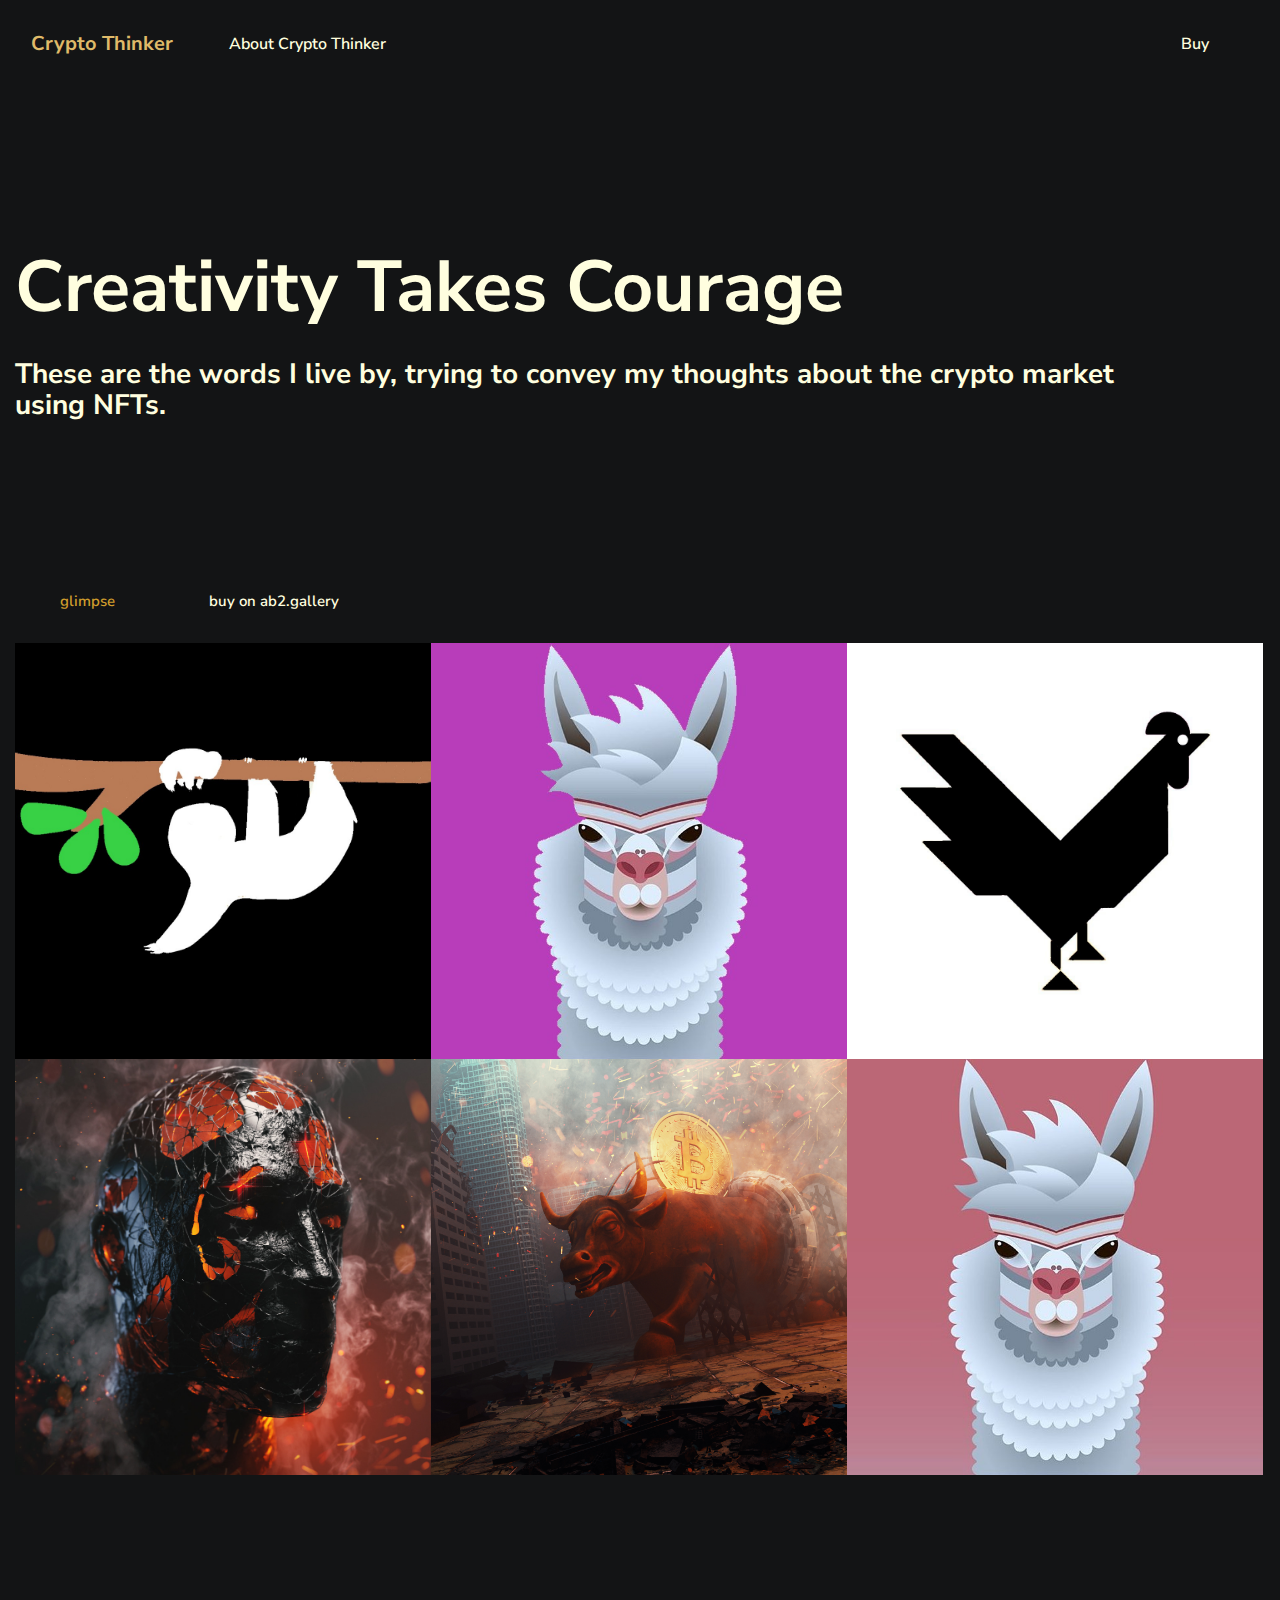
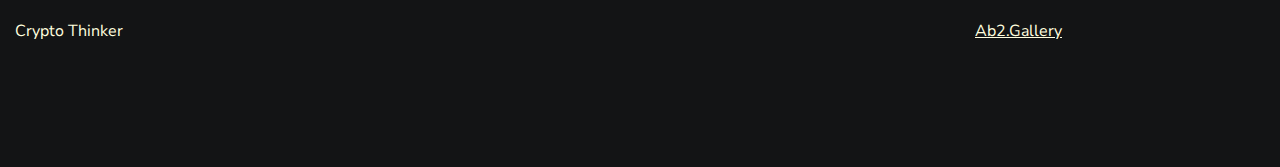
<file: index.html>
<!DOCTYPE html>
<html lang="en">

<head>
    <meta charset="utf-8">
    <meta name="viewport" content="width=device-width, initial-scale=1, shrink-to-fit=no">
    <meta http-equiv="X-UA-Compatible" content="ie=edge">
    <meta name="description" content="Free minimal portfolio web site template,minmal portfolio,porfolio,bootstrap template,html template,photography " />
    <title>Home</title>
    <link href="https://fonts.googleapis.com/css?family=Nunito+Sans:300,400,600,700,800,900&display=swap" rel="stylesheet">
    <!-- build:css -->
    <link rel="stylesheet" href="assets/vendor/css/font-awesome5.css">
    <link rel="stylesheet" href="assets/css/main.css">
    <!-- endbuild -->
    <link rel="stylesheet" href="assets/css/rtl.css">
</head>
<body>
    <div class="nav-main">
            <div class="container">
                <nav class="navbar navbar-expand-lg navbar-light">
                    <a class="navbar-brand font-weight-bold" href="index.html">Crypto Thinker</a>
                    <button class="navbar-toggler" type="button" data-toggle="collapse" data-target="#navbarNav" aria-controls="navbarNav" aria-expanded="false" aria-label="Toggle navigation">
                        <span class="navbar-toggler-icon"></span>
                    </button>
                    <div class="collapse navbar-collapse" id="navbarNav">
                        <ul class="navbar-nav">
                            <li class="nav-item">
                                <a class="nav-link" href="about.html">About Crypto Thinker</a>
                            </li>
                        </ul>
    
                        <ul class="navbar-nav ml-auto">
    
    
                            <li class="nav-item">
                                <a class="nav-link" href="https://ab2.gallery/address/7EQW23LDFQ52653RUKJHJXLSIRRFCUMGGIFZKBQ7STURHFQETOXYR4KZ6I">Buy</a>
                            </li>
                        </ul>
                    </div>
                </nav>
                <!--end:Nav -->
            </div>
        </div>    <main role="main">
        <section class="intro">
                    <div class="container">
                        <div class="row d-flex  align-items-start">
                            <div class="col-md-11">
                                <h1 class="display-3">Creativity Takes Courage</h1><br><h3>
        
        These are the words I live by, trying to convey my thoughts about the crypto market using NFTs.</h3>
                            </div>
                        </div>
                    </div>
                </section>
        <!--end:Intro -->
        <section class="space-md">
                    <!-- portfolio -->
                    <div id="portfolio" class="container">
                        <div id="portfolio-filters">
                            <ul id="filters" class="p-0">
                                <li><a href="*" class="active">glimpse</a></li>
                                <li><a href="https://ab2.gallery/address/7EQW23LDFQ52653RUKJHJXLSIRRFCUMGGIFZKBQ7STURHFQETOXYR4KZ6I">Buy On ab2.gallery</a></li>
                                <!-- <li><a href=".branding">Web Design</a></li> -->
                                <!-- <li><a href=".campaigns">Marketing</a></li> -->
                            </ul>
                        </div>
                        <div class="grid" data-cols="3" data-margin="0" data-height="1" data-masonry='{ "columnWidth": 200, "itemSelector": ".entry" }'>
                            <!-- entry -->
                            <div class="entry work-entry branding">
                                <a href="project.html">
                                    <div class="entry-image imageBG" data-img="./assets/img/image6.jpg"></div>
                                    <div class="work-entry-hover">
                                        <div class="work-entry-content">
                                            <div class="work-entry-title">Making Elon</div>
                                            <div class="work-entry-cat">Market King</div>
                                        </div>
                                    </div>
                                </a>
                            </div>
                            <!-- end:entry -->
                            <div class="entry work-entry branding">
                                <a href="project1.html">
                                    <div class="entry-image imageBG" data-img="./assets/img/image1.jpg"></div>
                                    <div class="work-entry-hover">
                                        <div class="work-entry-content">
                                            <div class="work-entry-title">Elon the Pooh</div>
                                            <div class="work-entry-cat">Market King</div>
                                        </div>
                                    </div>
                                </a>
                            </div>
                            <!-- end:entry -->
                            <div class="entry work-entry branding">
                                <a href="project2.html">
                                    <div class="entry-image imageBG" data-img="./assets/img/image2.jpg"></div>
                                    <div class="work-entry-hover">
                                        <div class="work-entry-content">
                                            <div class="work-entry-title">Mining Bitcoin</div>
                                            <div class="work-entry-cat">Crypto King</div>
                                        </div>
                                    </div>
                                </a>
                            </div>
                            <!-- end:entry -->
                            <div class="entry work-entry branding">
                                <a href="project3.html">
                                    <div class="entry-image imageBG" data-img="./assets/img/image3.jpg"></div>
                                    <div class="work-entry-hover">
                                        <div class="work-entry-content">
                                            <div class="work-entry-title">Vision</div>
                                            <div class="work-entry-cat">Dead Inside</div>
                                        </div>
                                    </div>
                                </a>
                            </div>
                            <!-- end:entry -->
                            <div class="entry work-entry branding">
                                <a href="project4.html">
                                    <div class="entry-image imageBG" data-img="./assets/img/image4.jpg"></div>
                                    <div class="work-entry-hover">
                                        <div class="work-entry-content">
                                            <div class="work-entry-title">Bull Run</div>
                                            <div class="work-entry-cat">Market</div>
                                        </div>
                                    </div>
                                </a>
                            </div>
                            <!-- end:entry -->
                            <div class="entry work-entry branding">
                                <a href="project5.html">
                                    <div class="entry-image imageBG" data-img="./assets/img/image5.jpg"></div>
                                    <div class="work-entry-hover">
                                        <div class="work-entry-content">
                                            <div class="work-entry-title">Putin the Bear</div>
                                            <div class="work-entry-cat">Market Crasher</div>
                                        </div>
                                    </div>
                                </a>
                            </div>
                            <!-- end:entry -->
                            <!-- <div class="entry work-entry branding"> -->
                                <!-- <a href="project6.html"> -->
                                    <!-- <div class="entry-image imageBG" data-img="./assets/img/image6.jpg"></div> -->
                                    <!-- <div class="work-entry-hover"> -->
                                        <!-- <div class="work-entry-content"> -->
                                            <!-- <div class="work-entry-title">Name1</div> -->
                                            <!-- <div class="work-entry-cat">something about it</div> -->
                                        <!-- </div> -->
                                    <!-- </div> -->
                                <!-- </a> -->
                            <!-- </div> -->
                            <!-- end:entry -->
                            <!-- <div class="entry work-entry branding"> -->
                                <!-- <a href="project.html"> -->
                                    <!-- <div class="entry-image imageBG" data-img="./assets/img/image6.jpg"></div> -->
                                    <!-- <div class="work-entry-hover"> -->
                                        <!-- <div class="work-entry-content"> -->
                                            <!-- <div class="work-entry-title">Name1</div> -->
                                            <!-- <div class="work-entry-cat">something about it</div> -->
                                        <!-- </div> -->
                                    <!-- </div> -->
                                <!-- </a> -->
                            <!-- </div> -->
                            <!-- end:entry -->
        
        
                        </div>
                    </div>
                    <!-- /end:portfolio -->
                </section>    </main>
    <footer class="position-relative">
            <div class="container">
                <div class="row">
    
                    <div class="col-lg-auto mt-4">
                        <p class="mb-4">Crypto Thinker</p>
                    </div>
                   <!-- <div class="col-lg-3 mt-4 ml-auto">
                        <p>dayy GmbH
                            <br> sarajevska. 32
                            <br> 71000 sarajevo
                            <br> fbih
                        </p>
                            <a href="mailto:hi@yourdomain.com"><span style="text-decoration: underline;">hi@sharebootstrap.com</span></a>
                    </div>!-->
                    <div class="col-lg-3 mt-4 ml-auto">
                        <ul class="list-unstyled footer-link">
                            <li><a href="https://ab2.gallery/address/7EQW23LDFQ52653RUKJHJXLSIRRFCUMGGIFZKBQ7STURHFQETOXYR4KZ6I">Ab2.Gallery</a></li>
                            <!-- <li><a href="#">facebook</a></li> -->
                            <!-- <li><a href="#">twitter</a></li> -->
                        </ul>
                    </div>
                    <!-- <div class="col-lg-auto ml-lg-auto mt-4"> -->
                        <!-- <ul class="list-unstyled footer-link"> -->
                            <!-- <li><a href="#">instagram</a></li> -->
                            <!-- <li><a href="#">facebook</a></li> -->
                            <!-- <li><a href="#">twitter</a></li> -->
                            <!-- Please note.You are not allowed to remove credit link.Please respect that. -->
                            <!-- <li><a href="https://sharebootstrap.com">dev by sharebootstrap</a></li> -->
                        <!-- </ul> -->
                    <!-- </div> -->
                </div>
                <!--/.row-->
            </div>
            <!--/.container-->
        </footer>
    	<script src="assets/vendor/js/jquery.js"></script>
    <script src="assets/vendor/js/popper.js"></script>
    <script src="assets/vendor/js/bootstrap.js"></script>
    <script src="assets/vendor/js/isotope.pkgd.min.js"></script>
    <script src="assets/vendor/js/jquery.easing.min.js"></script>
    <script src="assets/js/custom.js"></script></body>
</html>
</file>
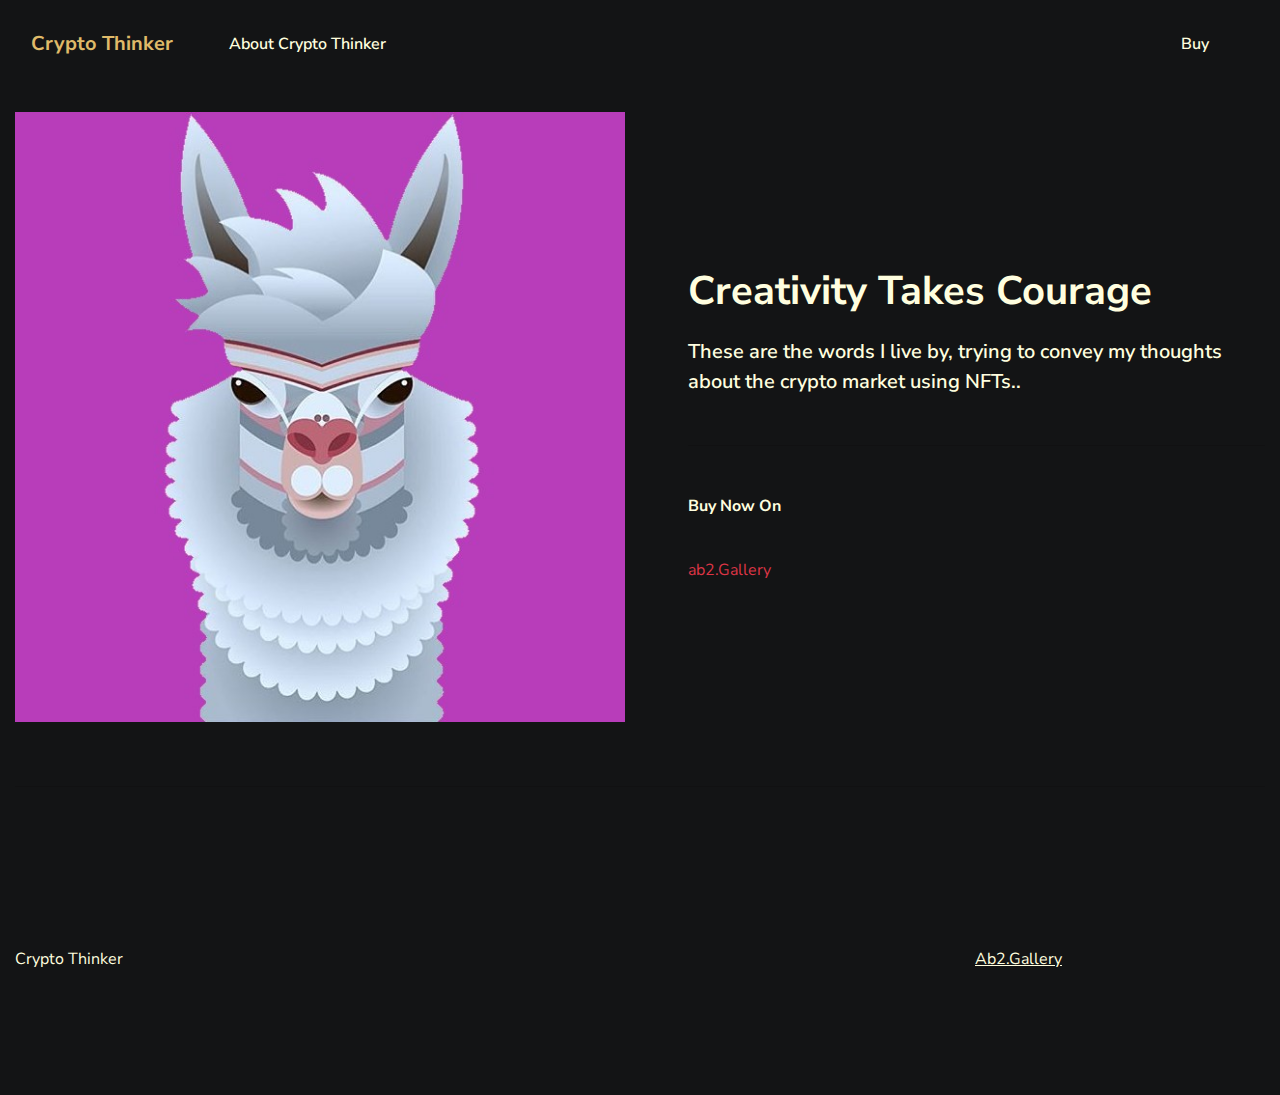
<file: about.html>
<!DOCTYPE html>
<html lang="en">

<head>
    <meta charset="utf-8">
    <meta name="viewport" content="width=device-width, initial-scale=1, shrink-to-fit=no">
    <meta http-equiv="X-UA-Compatible" content="ie=edge">
    <meta name="description" content="Free minimal portfolio web site template,minmal portfolio,porfolio,bootstrap template,html template,photography " />
    <title>Home</title>
    <link href="https://fonts.googleapis.com/css?family=Nunito+Sans:300,400,600,700,800,900&display=swap" rel="stylesheet">
    <!-- build:css -->
    <link rel="stylesheet" href="assets/vendor/css/font-awesome5.css">
    <link rel="stylesheet" href="assets/css/main.css">
    <!-- endbuild -->
    <link rel="stylesheet" href="assets/css/rtl.css">
</head>
<body>
    <div class="nav-main">
            <div class="container">
                <nav class="navbar navbar-expand-lg navbar-light">
                    <a class="navbar-brand font-weight-bold" href="index.html">Crypto Thinker</a>
                    <button class="navbar-toggler" type="button" data-toggle="collapse" data-target="#navbarNav" aria-controls="navbarNav" aria-expanded="false" aria-label="Toggle navigation">
                        <span class="navbar-toggler-icon"></span>
                    </button>
                    <div class="collapse navbar-collapse" id="navbarNav">
                        <ul class="navbar-nav">
                            <li class="nav-item">
                                <a class="nav-link" href="about.html">About Crypto Thinker</a>
                            </li>
                        </ul>
    
                        <ul class="navbar-nav ml-auto">
    
    
                            <li class="nav-item">
                                <a class="nav-link" href="https://ab2.gallery/address/7EQW23LDFQ52653RUKJHJXLSIRRFCUMGGIFZKBQ7STURHFQETOXYR4KZ6I">Buy</a>
                            </li>
                        </ul>
                    </div>
                </nav>
                <!--end:Nav -->
            </div>
        </div>    <main role="main">
                <section class="pt-4">
                    <div class="container">
                        <div class="row d-flex align-items-center">
                            <div class="col-md-6">
                                <figure><img src="./assets/img/image1.jpg" alt="" class="img-fluid">
                                </figure>
                            </div>
                            <!-- end:col -->
                            <div class="col-md-6 pl-lg-5 pl-md-5">
                                <h1>
                                    Creativity Takes Courage
                                </h1>
                                <p class="lead mt-4">These are the words I live by, trying to convey my thoughts about the crypto market using NFTs..</p>
                                <hr class="mt-5">
                                <div class="row mt-5">
                                    <div class="col-md-6">
                                        <p><strong>Buy Now On</strong>
                                        </p>
        								<br><a href="https://ab2.gallery/address/7EQW23LDFQ52653RUKJHJXLSIRRFCUMGGIFZKBQ7STURHFQETOXYR4KZ6I">ab2.Gallery</a>
                                        <!-- <p><strong>IVY UNIVERSITY</strong> -->
                                            <!-- <br>B.A., Film &amp; Music, 1994 -->
                                        <!-- </p> -->
                                    </div>
                                    <!-- <div class="col-md-6"> -->
                                        <!-- <p><strong>Associations</strong> -->
                                            <!-- <br> -->
                                        <!-- <p>• ABCD Bar Association, Member -->
                                            <!-- <br>• IP Law for Creatives Association, Member-at-Large -->
                                            <!-- <br>• Civil Rights Conservation, Secretary -->
                                        <!-- </p> -->
                                    <!-- </div> -->
                                </div>
                            </div>
                            <!-- end:col -->
                        </div>
                        <hr class="mt-5">
                    </div>
                </section>
            
    </main>
    <footer class="position-relative">
            <div class="container">
                <div class="row">
    
                    <div class="col-lg-auto mt-4">
                        <p class="mb-4">Crypto Thinker</p>
                    </div>
                   <!-- <div class="col-lg-3 mt-4 ml-auto">
                        <p>dayy GmbH
                            <br> sarajevska. 32
                            <br> 71000 sarajevo
                            <br> fbih
                        </p>
                            <a href="mailto:hi@yourdomain.com"><span style="text-decoration: underline;">hi@sharebootstrap.com</span></a>
                    </div>!-->
                    <div class="col-lg-3 mt-4 ml-auto">
                        <ul class="list-unstyled footer-link">
                            <li><a href="https://ab2.gallery/address/7EQW23LDFQ52653RUKJHJXLSIRRFCUMGGIFZKBQ7STURHFQETOXYR4KZ6I">Ab2.Gallery</a></li>
                            <!-- <li><a href="#">facebook</a></li> -->
                            <!-- <li><a href="#">twitter</a></li> -->
                        </ul>
                    </div>
                    <!-- <div class="col-lg-auto ml-lg-auto mt-4"> -->
                        <!-- <ul class="list-unstyled footer-link"> -->
                            <!-- <li><a href="#">instagram</a></li> -->
                            <!-- <li><a href="#">facebook</a></li> -->
                            <!-- <li><a href="#">twitter</a></li> -->
                            <!-- Please note.You are not allowed to remove credit link.Please respect that. -->
                            <!-- <li><a href="https://sharebootstrap.com">dev by sharebootstrap</a></li> -->
                        <!-- </ul> -->
                    <!-- </div> -->
                </div>
                <!--/.row-->
            </div>
            <!--/.container-->
        </footer>
    	<script src="assets/vendor/js/jquery.js"></script>
    <script src="assets/vendor/js/popper.js"></script>
    <script src="assets/vendor/js/bootstrap.js"></script>
    <script src="assets/vendor/js/isotope.pkgd.min.js"></script>
    <script src="assets/vendor/js/jquery.easing.min.js"></script>
    <script src="assets/js/custom.js"></script></body>
</html>
</file>
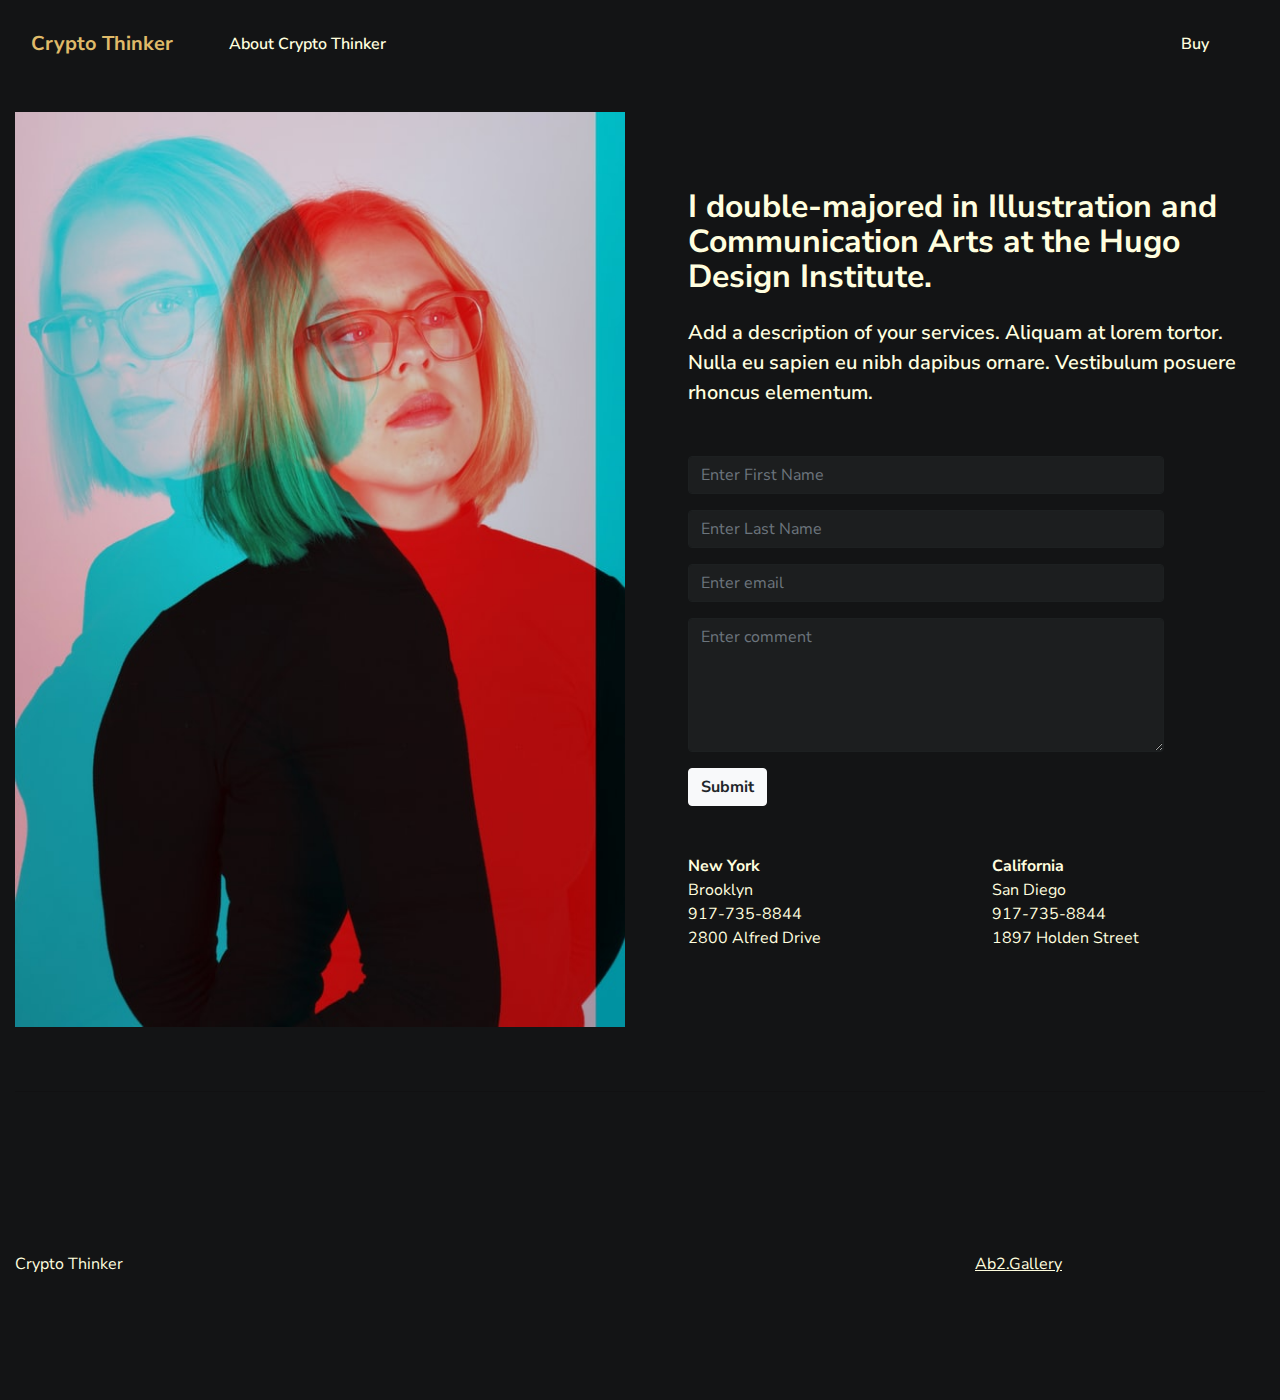
<file: contact.html>
<!DOCTYPE html>
<html lang="en">

<head>
    <meta charset="utf-8">
    <meta name="viewport" content="width=device-width, initial-scale=1, shrink-to-fit=no">
    <meta http-equiv="X-UA-Compatible" content="ie=edge">
    <meta name="description" content="Free minimal portfolio web site template,minmal portfolio,porfolio,bootstrap template,html template,photography " />
    <title>Home</title>
    <link href="https://fonts.googleapis.com/css?family=Nunito+Sans:300,400,600,700,800,900&display=swap" rel="stylesheet">
    <!-- build:css -->
    <link rel="stylesheet" href="assets/vendor/css/font-awesome5.css">
    <link rel="stylesheet" href="assets/css/main.css">
    <!-- endbuild -->
    <link rel="stylesheet" href="assets/css/rtl.css">
</head>
<body>
    <div class="nav-main">
            <div class="container">
                <nav class="navbar navbar-expand-lg navbar-light">
                    <a class="navbar-brand font-weight-bold" href="index.html">Crypto Thinker</a>
                    <button class="navbar-toggler" type="button" data-toggle="collapse" data-target="#navbarNav" aria-controls="navbarNav" aria-expanded="false" aria-label="Toggle navigation">
                        <span class="navbar-toggler-icon"></span>
                    </button>
                    <div class="collapse navbar-collapse" id="navbarNav">
                        <ul class="navbar-nav">
                            <li class="nav-item">
                                <a class="nav-link" href="about.html">About Crypto Thinker</a>
                            </li>
                        </ul>
    
                        <ul class="navbar-nav ml-auto">
    
    
                            <li class="nav-item">
                                <a class="nav-link" href="https://ab2.gallery/address/7EQW23LDFQ52653RUKJHJXLSIRRFCUMGGIFZKBQ7STURHFQETOXYR4KZ6I">Buy</a>
                            </li>
                        </ul>
                    </div>
                </nav>
                <!--end:Nav -->
            </div>
        </div>    <main role="main">
        <section class="pt-4">
            <div class="container">
                <div class="row d-flex align-items-center justify-content-start">
                    <div class="col-md-6">
                        <figure><img src="./assets/img/photo-1484755560615-a4c64e778a6c.jpg" alt="" class="img-fluid">
                        </figure>
                    </div>
                    <!-- end:col -->
                    <div class="col-md-6 pl-lg-5 pl-md-5">
                        <h2>
                            I double-majored in Illustration and Communication Arts at the Hugo Design Institute.
                        </h2>
                        <p class="lead mt-4">Add a description of your services. Aliquam at lorem tortor. Nulla eu sapien eu nibh dapibus ornare. Vestibulum posuere rhoncus elementum.</p>
                        
                    
                        <div class="contact-form mt-5">
                            <div class="form-group row">
                                
                                <div class="col-sm-10">          
                                    <input type="text" class="form-control" id="fname" placeholder="Enter First Name" name="fname">
                                </div>
                            </div>
                            <div class="form-group row">
                               
                                <div class="col-sm-10">          
                                    <input type="text" class="form-control" id="lname" placeholder="Enter Last Name" name="lname">
                                </div>
                            </div>
                            <div class="form-group row">
                               
                                <div class="col-sm-10">
                                    <input type="email" class="form-control" id="email" placeholder="Enter email" name="email">
                                </div>
                            </div>
                            <div class="form-group row">
                               
                                <div class="col-sm-10">
                                    <textarea class="form-control" rows="5" id="comment"  placeholder="Enter comment"></textarea>
                                </div>
                            </div>
                            <div class="form-group row">        
                                <div class="col-sm-offset-2 col-sm-10">
                                    <button type="submit" class="btn btn-light font-weight-bold">Submit</button>
                                </div>
                            </div>
                        </div>
                        <!-- end:contact -->
                        <div class="row mt-5">
                            <div class="col-md-6">
                                <p>
                                    <strong>New York</strong>
                                    <br>
                                Brooklyn
                                    <br>
                                    917-735-8844 
                                    <br>
                               2800  Alfred Drive
                                </p>
                            </div>
                            <!-- end:col -->
                            <div class="col-md-6">
                                <p>
                                    <strong>California</strong>
                                    <br>
                                    San Diego
                                    <br>
                                    917-735-8844 
                                    <br>
                                    1897  Holden Street
                                </p>
                            </div>
                            <!-- end:col -->
                        </div>
                    </div>
                    <!-- end:col -->
                </div>
                <hr class="mt-5">
            </div>
        </section>
    </main>
    <footer class="position-relative">
            <div class="container">
                <div class="row">
    
                    <div class="col-lg-auto mt-4">
                        <p class="mb-4">Crypto Thinker</p>
                    </div>
                   <!-- <div class="col-lg-3 mt-4 ml-auto">
                        <p>dayy GmbH
                            <br> sarajevska. 32
                            <br> 71000 sarajevo
                            <br> fbih
                        </p>
                            <a href="mailto:hi@yourdomain.com"><span style="text-decoration: underline;">hi@sharebootstrap.com</span></a>
                    </div>!-->
                    <div class="col-lg-3 mt-4 ml-auto">
                        <ul class="list-unstyled footer-link">
                            <li><a href="https://ab2.gallery/address/7EQW23LDFQ52653RUKJHJXLSIRRFCUMGGIFZKBQ7STURHFQETOXYR4KZ6I">Ab2.Gallery</a></li>
                            <!-- <li><a href="#">facebook</a></li> -->
                            <!-- <li><a href="#">twitter</a></li> -->
                        </ul>
                    </div>
                    <!-- <div class="col-lg-auto ml-lg-auto mt-4"> -->
                        <!-- <ul class="list-unstyled footer-link"> -->
                            <!-- <li><a href="#">instagram</a></li> -->
                            <!-- <li><a href="#">facebook</a></li> -->
                            <!-- <li><a href="#">twitter</a></li> -->
                            <!-- Please note.You are not allowed to remove credit link.Please respect that. -->
                            <!-- <li><a href="https://sharebootstrap.com">dev by sharebootstrap</a></li> -->
                        <!-- </ul> -->
                    <!-- </div> -->
                </div>
                <!--/.row-->
            </div>
            <!--/.container-->
        </footer>
    	<script src="assets/vendor/js/jquery.js"></script>
    <script src="assets/vendor/js/popper.js"></script>
    <script src="assets/vendor/js/bootstrap.js"></script>
    <script src="assets/vendor/js/isotope.pkgd.min.js"></script>
    <script src="assets/vendor/js/jquery.easing.min.js"></script>
    <script src="assets/js/custom.js"></script></body>
</html>
</file>
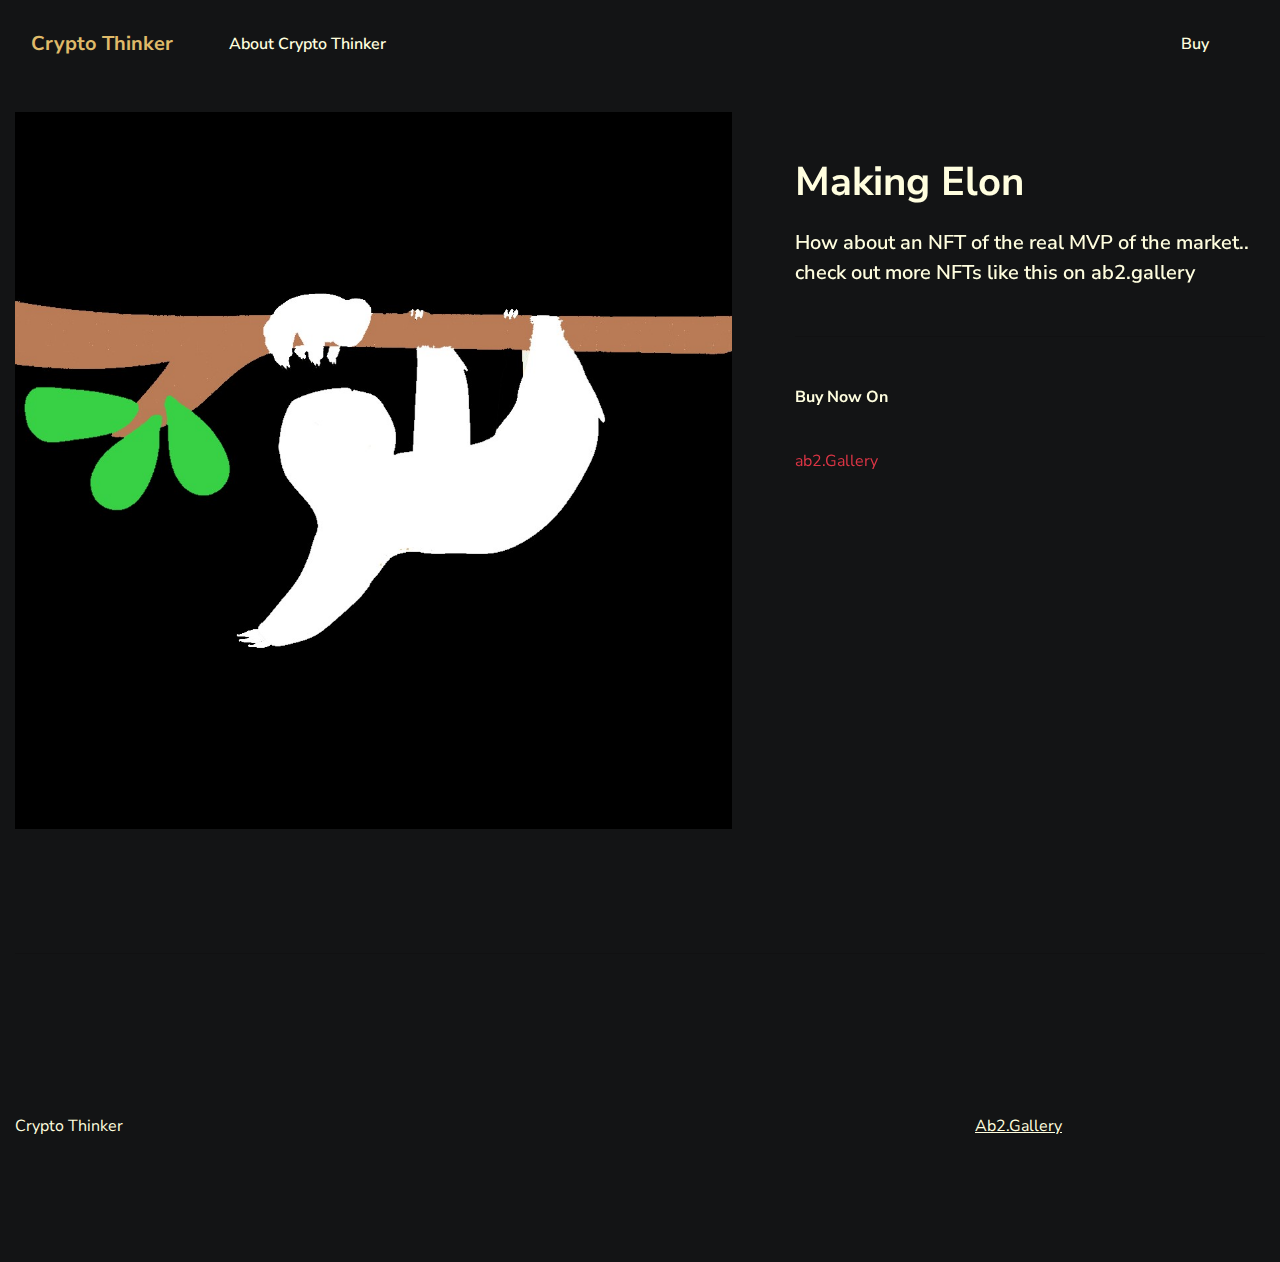
<file: project.html>
<!DOCTYPE html>
<html lang="en">

<head>
    <meta charset="utf-8">
    <meta name="viewport" content="width=device-width, initial-scale=1, shrink-to-fit=no">
    <meta http-equiv="X-UA-Compatible" content="ie=edge">
    <meta name="description" content="Free minimal portfolio web site template,minmal portfolio,porfolio,bootstrap template,html template,photography " />
    <title>Home</title>
    <link href="https://fonts.googleapis.com/css?family=Nunito+Sans:300,400,600,700,800,900&display=swap" rel="stylesheet">
    <!-- build:css -->
    <link rel="stylesheet" href="assets/vendor/css/font-awesome5.css">
    <link rel="stylesheet" href="assets/css/main.css">
    <!-- endbuild -->
    <link rel="stylesheet" href="assets/css/rtl.css">
</head>
<body>
    <div class="nav-main">
            <div class="container">
                <nav class="navbar navbar-expand-lg navbar-light">
                    <a class="navbar-brand font-weight-bold" href="index.html">Crypto Thinker</a>
                    <button class="navbar-toggler" type="button" data-toggle="collapse" data-target="#navbarNav" aria-controls="navbarNav" aria-expanded="false" aria-label="Toggle navigation">
                        <span class="navbar-toggler-icon"></span>
                    </button>
                    <div class="collapse navbar-collapse" id="navbarNav">
                        <ul class="navbar-nav">
                            <li class="nav-item">
                                <a class="nav-link" href="about.html">About Crypto Thinker</a>
                            </li>
                        </ul>
    
                        <ul class="navbar-nav ml-auto">
    
    
                            <li class="nav-item">
                                <a class="nav-link" href="https://ab2.gallery/address/7EQW23LDFQ52653RUKJHJXLSIRRFCUMGGIFZKBQ7STURHFQETOXYR4KZ6I">Buy</a>
                            </li>
                        </ul>
                    </div>
                </nav>
                <!--end:Nav -->
            </div>
        </div>    <main role="main">
        
                <section class="pt-4">
                    <div class="container">
                        <div class="row">
                            <div class="col-md-7">
                                <div class="project-sidebar">
                                    <!-- Place your project images here -->
                                    <figure><img src="./assets/img/image6.jpg" alt="" class="img-fluid"></figure>
                                    <!-- <figure><img src="./assets/img/photo-1558118720-fa5cdebe6b3a.jpg" alt="" class="img-fluid"></figure> -->
                                    <!-- <figure><img src="./assets/img/photo-1558180702-95f1c3ae2ca3.jpg" alt="" class="img-fluid"></figure> -->
                                    <!-- <figure><img src="./assets/img/photo-1557941760-987c3f403d5a.jpg" alt="" class="img-fluid"> </figure> -->
                                </div>
                            </div>
                            <!-- end:col -->
                            <div class="col-md-5 pl-lg-5 pl-md-5">
                                <div class="sticky-top pt-5">
                                    <h1>
                                        Making Elon
                                    </h1>
                                    <p class="lead mt-4">How about an NFT of the real MVP of the market.. check out more NFTs like this on ab2.gallery</p>
                                    <hr class="mt-5">
                                    <div class="row mt-5">
                                    <div class="col-md-6">
                                        <p><strong>Buy Now On</strong>
                                        </p>
        								<br><a href="https://ab2.gallery/address/7EQW23LDFQ52653RUKJHJXLSIRRFCUMGGIFZKBQ7STURHFQETOXYR4KZ6I">ab2.Gallery</a>
                                        <!-- <p><strong>IVY UNIVERSITY</strong> -->
                                            <!-- <br>B.A., Film &amp; Music, 1994 -->
                                        <!-- </p> -->
                                    </div>
                                    <!-- <div class="col-md-6"> -->
                                        <!-- <p><strong>Associations</strong> -->
                                            <!-- <br> -->
                                        <!-- <p>• ABCD Bar Association, Member -->
                                            <!-- <br>• IP Law for Creatives Association, Member-at-Large -->
                                            <!-- <br>• Civil Rights Conservation, Secretary -->
                                        <!-- </p> -->
                                    <!-- </div> -->
                                </div>
                                    <!-- end:col -->
                                </div>
                            </div>
                        </div>
                        <!-- end:row -->
                        <hr class="mt-5">
                    </div>
                </section>
        
    </main>
    <footer class="position-relative">
            <div class="container">
                <div class="row">
    
                    <div class="col-lg-auto mt-4">
                        <p class="mb-4">Crypto Thinker</p>
                    </div>
                   <!-- <div class="col-lg-3 mt-4 ml-auto">
                        <p>dayy GmbH
                            <br> sarajevska. 32
                            <br> 71000 sarajevo
                            <br> fbih
                        </p>
                            <a href="mailto:hi@yourdomain.com"><span style="text-decoration: underline;">hi@sharebootstrap.com</span></a>
                    </div>!-->
                    <div class="col-lg-3 mt-4 ml-auto">
                        <ul class="list-unstyled footer-link">
                            <li><a href="https://ab2.gallery/address/7EQW23LDFQ52653RUKJHJXLSIRRFCUMGGIFZKBQ7STURHFQETOXYR4KZ6I">Ab2.Gallery</a></li>
                            <!-- <li><a href="#">facebook</a></li> -->
                            <!-- <li><a href="#">twitter</a></li> -->
                        </ul>
                    </div>
                    <!-- <div class="col-lg-auto ml-lg-auto mt-4"> -->
                        <!-- <ul class="list-unstyled footer-link"> -->
                            <!-- <li><a href="#">instagram</a></li> -->
                            <!-- <li><a href="#">facebook</a></li> -->
                            <!-- <li><a href="#">twitter</a></li> -->
                            <!-- Please note.You are not allowed to remove credit link.Please respect that. -->
                            <!-- <li><a href="https://sharebootstrap.com">dev by sharebootstrap</a></li> -->
                        <!-- </ul> -->
                    <!-- </div> -->
                </div>
                <!--/.row-->
            </div>
            <!--/.container-->
        </footer>
    	<script src="assets/vendor/js/jquery.js"></script>
    <script src="assets/vendor/js/popper.js"></script>
    <script src="assets/vendor/js/bootstrap.js"></script>
    <script src="assets/vendor/js/isotope.pkgd.min.js"></script>
    <script src="assets/vendor/js/jquery.easing.min.js"></script>
    <script src="assets/js/custom.js"></script></body>
</html>
</file>
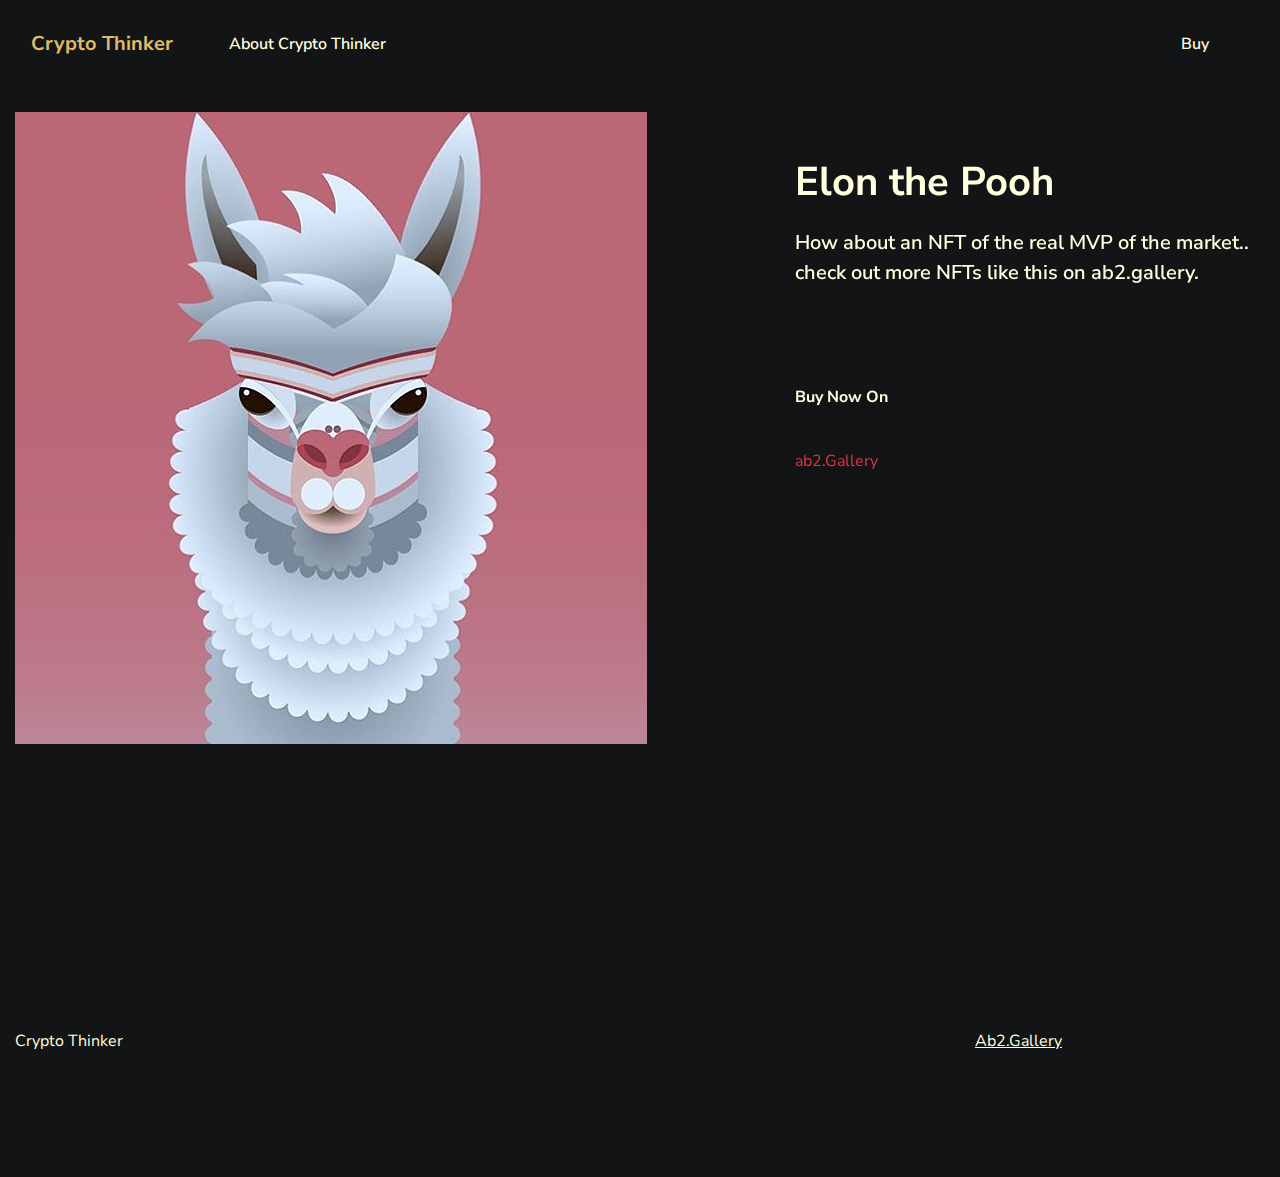
<file: project1.html>
<!DOCTYPE html>
<html lang="en">

<head>
    <meta charset="utf-8">
    <meta name="viewport" content="width=device-width, initial-scale=1, shrink-to-fit=no">
    <meta http-equiv="X-UA-Compatible" content="ie=edge">
    <meta name="description" content="Free minimal portfolio web site template,minmal portfolio,porfolio,bootstrap template,html template,photography " />
    <title>Home</title>
    <link href="https://fonts.googleapis.com/css?family=Nunito+Sans:300,400,600,700,800,900&display=swap" rel="stylesheet">
    <!-- build:css -->
    <link rel="stylesheet" href="assets/vendor/css/font-awesome5.css">
    <link rel="stylesheet" href="assets/css/main.css">
    <!-- endbuild -->
    <link rel="stylesheet" href="assets/css/rtl.css">
</head>
<body>
    <div class="nav-main">
            <div class="container">
                <nav class="navbar navbar-expand-lg navbar-light">
                    <a class="navbar-brand font-weight-bold" href="index.html">Crypto Thinker</a>
                    <button class="navbar-toggler" type="button" data-toggle="collapse" data-target="#navbarNav" aria-controls="navbarNav" aria-expanded="false" aria-label="Toggle navigation">
                        <span class="navbar-toggler-icon"></span>
                    </button>
                    <div class="collapse navbar-collapse" id="navbarNav">
                        <ul class="navbar-nav">
                            <li class="nav-item">
                                <a class="nav-link" href="about.html">About Crypto Thinker</a>
                            </li>
                        </ul>
    
                        <ul class="navbar-nav ml-auto">
    
    
                            <li class="nav-item">
                                <a class="nav-link" href="https://ab2.gallery/address/7EQW23LDFQ52653RUKJHJXLSIRRFCUMGGIFZKBQ7STURHFQETOXYR4KZ6I">Buy</a>
                            </li>
                        </ul>
                    </div>
                </nav>
                <!--end:Nav -->
            </div>
        </div>    <main role="main">
        
                <section class="pt-4">
                    <div class="container">
                        <div class="row">
                            <div class="col-md-7">
                                <div class="project-sidebar">
                                    <!-- Place your project images here -->
                                    <figure><img src="./assets/img/image5.jpg" alt="" class="img-fluid"></figure>
                                    <!-- <figure><img src="./assets/img/photo-1558118720-fa5cdebe6b3a.jpg" alt="" class="img-fluid"></figure> -->
                                    <!-- <figure><img src="./assets/img/photo-1558180702-95f1c3ae2ca3.jpg" alt="" class="img-fluid"></figure> -->
                                    <!-- <figure><img src="./assets/img/photo-1557941760-987c3f403d5a.jpg" alt="" class="img-fluid"> </figure> -->
                                </div>
                            </div>
                            <!-- end:col -->
                            <div class="col-md-5 pl-lg-5 pl-md-5">
                                <div class="sticky-top pt-5">
                                    <h1>
                                        Elon the Pooh
                                    </h1>
                                    <p class="lead mt-4">How about an NFT of the real MVP of the market.. check out more NFTs like this on ab2.gallery.</p>
                                    <hr class="mt-5">
                                    <div class="row mt-5">
                                    <div class="col-md-6">
                                        <p><strong>Buy Now On</strong>
                                        </p>
        								<br><a href="https://ab2.gallery/address/7EQW23LDFQ52653RUKJHJXLSIRRFCUMGGIFZKBQ7STURHFQETOXYR4KZ6I">ab2.Gallery</a>
                                        <!-- <p><strong>IVY UNIVERSITY</strong> -->
                                            <!-- <br>B.A., Film &amp; Music, 1994 -->
                                        <!-- </p> -->
                                    </div>
                                    <!-- <div class="col-md-6"> -->
                                        <!-- <p><strong>Associations</strong> -->
                                            <!-- <br> -->
                                        <!-- <p>• ABCD Bar Association, Member -->
                                            <!-- <br>• IP Law for Creatives Association, Member-at-Large -->
                                            <!-- <br>• Civil Rights Conservation, Secretary -->
                                        <!-- </p> -->
                                    <!-- </div> -->
                                </div>
                                    <!-- end:col -->
                                </div>
                            </div>
                        </div>
                        <!-- end:row -->
                        <hr class="mt-5">
                    </div>
                </section>
        
    </main>
    <footer class="position-relative">
            <div class="container">
                <div class="row">
    
                    <div class="col-lg-auto mt-4">
                        <p class="mb-4">Crypto Thinker</p>
                    </div>
                   <!-- <div class="col-lg-3 mt-4 ml-auto">
                        <p>dayy GmbH
                            <br> sarajevska. 32
                            <br> 71000 sarajevo
                            <br> fbih
                        </p>
                            <a href="mailto:hi@yourdomain.com"><span style="text-decoration: underline;">hi@sharebootstrap.com</span></a>
                    </div>!-->
                    <div class="col-lg-3 mt-4 ml-auto">
                        <ul class="list-unstyled footer-link">
                            <li><a href="https://ab2.gallery/address/7EQW23LDFQ52653RUKJHJXLSIRRFCUMGGIFZKBQ7STURHFQETOXYR4KZ6I">Ab2.Gallery</a></li>
                            <!-- <li><a href="#">facebook</a></li> -->
                            <!-- <li><a href="#">twitter</a></li> -->
                        </ul>
                    </div>
                    <!-- <div class="col-lg-auto ml-lg-auto mt-4"> -->
                        <!-- <ul class="list-unstyled footer-link"> -->
                            <!-- <li><a href="#">instagram</a></li> -->
                            <!-- <li><a href="#">facebook</a></li> -->
                            <!-- <li><a href="#">twitter</a></li> -->
                            <!-- Please note.You are not allowed to remove credit link.Please respect that. -->
                            <!-- <li><a href="https://sharebootstrap.com">dev by sharebootstrap</a></li> -->
                        <!-- </ul> -->
                    <!-- </div> -->
                </div>
                <!--/.row-->
            </div>
            <!--/.container-->
        </footer>
    	<script src="assets/vendor/js/jquery.js"></script>
    <script src="assets/vendor/js/popper.js"></script>
    <script src="assets/vendor/js/bootstrap.js"></script>
    <script src="assets/vendor/js/isotope.pkgd.min.js"></script>
    <script src="assets/vendor/js/jquery.easing.min.js"></script>
    <script src="assets/js/custom.js"></script></body>
</html>
</file>
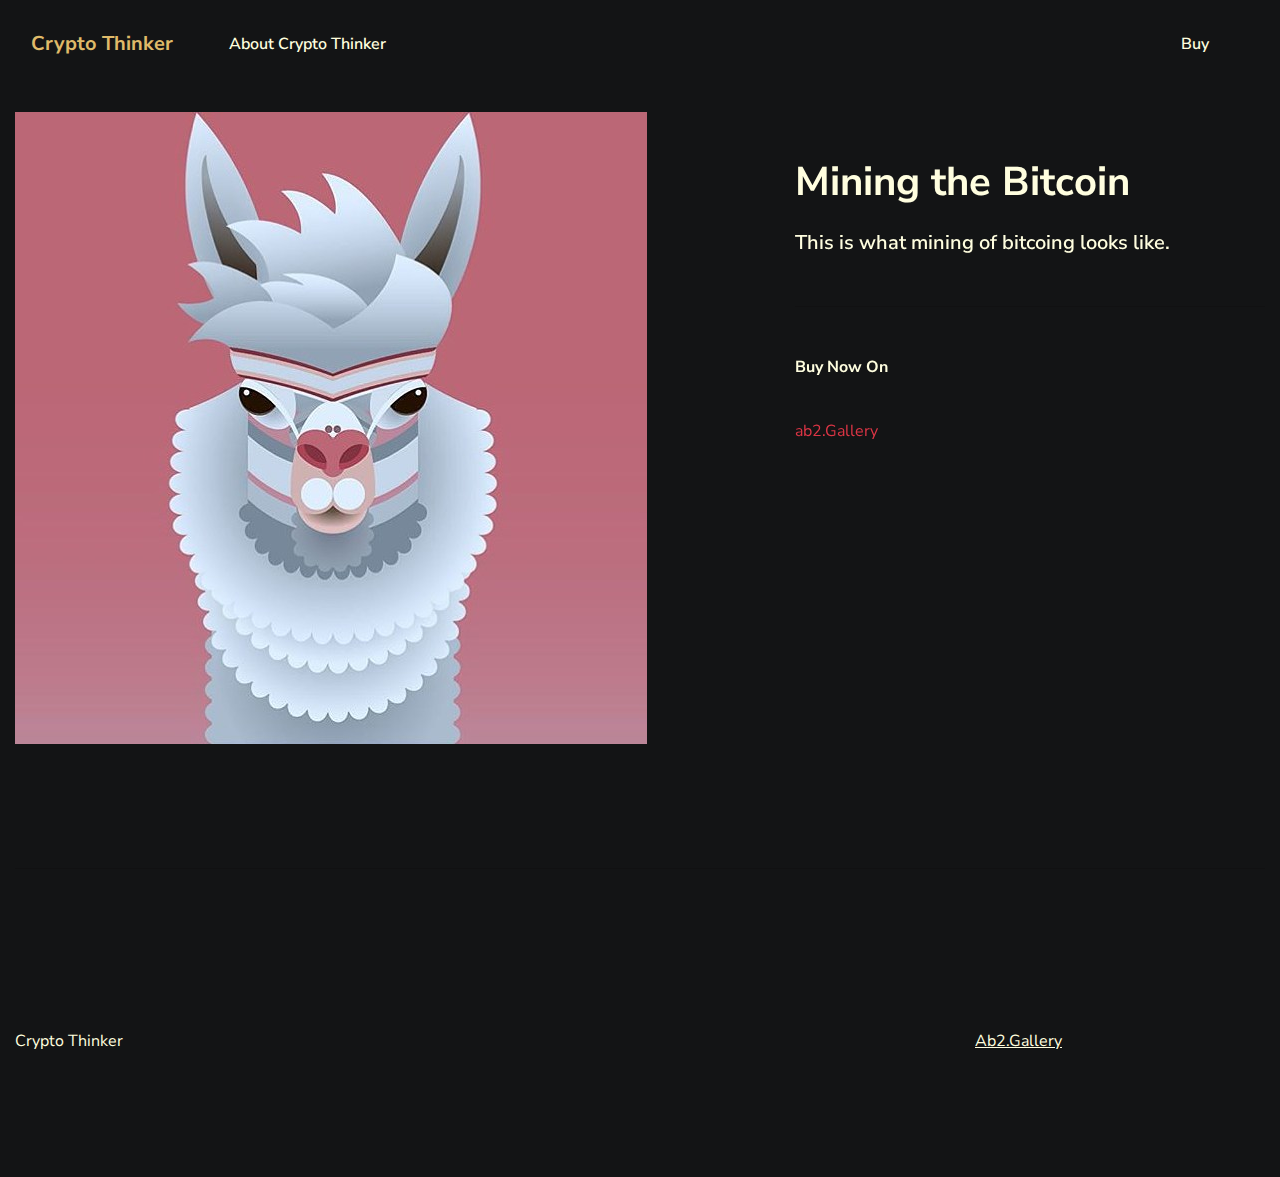
<file: project2.html>
<!DOCTYPE html>
<html lang="en">

<head>
    <meta charset="utf-8">
    <meta name="viewport" content="width=device-width, initial-scale=1, shrink-to-fit=no">
    <meta http-equiv="X-UA-Compatible" content="ie=edge">
    <meta name="description" content="Free minimal portfolio web site template,minmal portfolio,porfolio,bootstrap template,html template,photography " />
    <title>Home</title>
    <link href="https://fonts.googleapis.com/css?family=Nunito+Sans:300,400,600,700,800,900&display=swap" rel="stylesheet">
    <!-- build:css -->
    <link rel="stylesheet" href="assets/vendor/css/font-awesome5.css">
    <link rel="stylesheet" href="assets/css/main.css">
    <!-- endbuild -->
    <link rel="stylesheet" href="assets/css/rtl.css">
</head>
<body>
    <div class="nav-main">
            <div class="container">
                <nav class="navbar navbar-expand-lg navbar-light">
                    <a class="navbar-brand font-weight-bold" href="index.html">Crypto Thinker</a>
                    <button class="navbar-toggler" type="button" data-toggle="collapse" data-target="#navbarNav" aria-controls="navbarNav" aria-expanded="false" aria-label="Toggle navigation">
                        <span class="navbar-toggler-icon"></span>
                    </button>
                    <div class="collapse navbar-collapse" id="navbarNav">
                        <ul class="navbar-nav">
                            <li class="nav-item">
                                <a class="nav-link" href="about.html">About Crypto Thinker</a>
                            </li>
                        </ul>
    
                        <ul class="navbar-nav ml-auto">
    
    
                            <li class="nav-item">
                                <a class="nav-link" href="https://ab2.gallery/address/7EQW23LDFQ52653RUKJHJXLSIRRFCUMGGIFZKBQ7STURHFQETOXYR4KZ6I">Buy</a>
                            </li>
                        </ul>
                    </div>
                </nav>
                <!--end:Nav -->
            </div>
        </div>    <main role="main">
        
                <section class="pt-4">
                    <div class="container">
                        <div class="row">
                            <div class="col-md-7">
                                <div class="project-sidebar">
                                    <!-- Place your project images here -->
                                    <figure><img src="./assets/img/image5.jpg" alt="" class="img-fluid"></figure>
                                    <!-- <figure><img src="./assets/img/photo-1558118720-fa5cdebe6b3a.jpg" alt="" class="img-fluid"></figure> -->
                                    <!-- <figure><img src="./assets/img/photo-1558180702-95f1c3ae2ca3.jpg" alt="" class="img-fluid"></figure> -->
                                    <!-- <figure><img src="./assets/img/photo-1557941760-987c3f403d5a.jpg" alt="" class="img-fluid"> </figure> -->
                                </div>
                            </div>
                            <!-- end:col -->
                            <div class="col-md-5 pl-lg-5 pl-md-5">
                                <div class="sticky-top pt-5">
                                    <h1>
                                        Mining the Bitcoin
                                    </h1>
                                    <p class="lead mt-4">This is what mining of bitcoing looks like.</p>
                                    <hr class="mt-5">
                                    <div class="row mt-5">
                                    <div class="col-md-6">
                                        <p><strong>Buy Now On</strong>
                                        </p>
        								<br><a href="https://ab2.gallery/address/7EQW23LDFQ52653RUKJHJXLSIRRFCUMGGIFZKBQ7STURHFQETOXYR4KZ6I">ab2.Gallery</a>
                                        <!-- <p><strong>IVY UNIVERSITY</strong> -->
                                            <!-- <br>B.A., Film &amp; Music, 1994 -->
                                        <!-- </p> -->
                                    </div>
                                    <!-- <div class="col-md-6"> -->
                                        <!-- <p><strong>Associations</strong> -->
                                            <!-- <br> -->
                                        <!-- <p>• ABCD Bar Association, Member -->
                                            <!-- <br>• IP Law for Creatives Association, Member-at-Large -->
                                            <!-- <br>• Civil Rights Conservation, Secretary -->
                                        <!-- </p> -->
                                    <!-- </div> -->
                                </div>
                                    <!-- end:col -->
                                </div>
                            </div>
                        </div>
                        <!-- end:row -->
                        <hr class="mt-5">
                    </div>
                </section>
        
    </main>
    <footer class="position-relative">
            <div class="container">
                <div class="row">
    
                    <div class="col-lg-auto mt-4">
                        <p class="mb-4">Crypto Thinker</p>
                    </div>
                   <!-- <div class="col-lg-3 mt-4 ml-auto">
                        <p>dayy GmbH
                            <br> sarajevska. 32
                            <br> 71000 sarajevo
                            <br> fbih
                        </p>
                            <a href="mailto:hi@yourdomain.com"><span style="text-decoration: underline;">hi@sharebootstrap.com</span></a>
                    </div>!-->
                    <div class="col-lg-3 mt-4 ml-auto">
                        <ul class="list-unstyled footer-link">
                            <li><a href="https://ab2.gallery/address/7EQW23LDFQ52653RUKJHJXLSIRRFCUMGGIFZKBQ7STURHFQETOXYR4KZ6I">Ab2.Gallery</a></li>
                            <!-- <li><a href="#">facebook</a></li> -->
                            <!-- <li><a href="#">twitter</a></li> -->
                        </ul>
                    </div>
                    <!-- <div class="col-lg-auto ml-lg-auto mt-4"> -->
                        <!-- <ul class="list-unstyled footer-link"> -->
                            <!-- <li><a href="#">instagram</a></li> -->
                            <!-- <li><a href="#">facebook</a></li> -->
                            <!-- <li><a href="#">twitter</a></li> -->
                            <!-- Please note.You are not allowed to remove credit link.Please respect that. -->
                            <!-- <li><a href="https://sharebootstrap.com">dev by sharebootstrap</a></li> -->
                        <!-- </ul> -->
                    <!-- </div> -->
                </div>
                <!--/.row-->
            </div>
            <!--/.container-->
        </footer>
    	<script src="assets/vendor/js/jquery.js"></script>
    <script src="assets/vendor/js/popper.js"></script>
    <script src="assets/vendor/js/bootstrap.js"></script>
    <script src="assets/vendor/js/isotope.pkgd.min.js"></script>
    <script src="assets/vendor/js/jquery.easing.min.js"></script>
    <script src="assets/js/custom.js"></script></body>
</html>
</file>
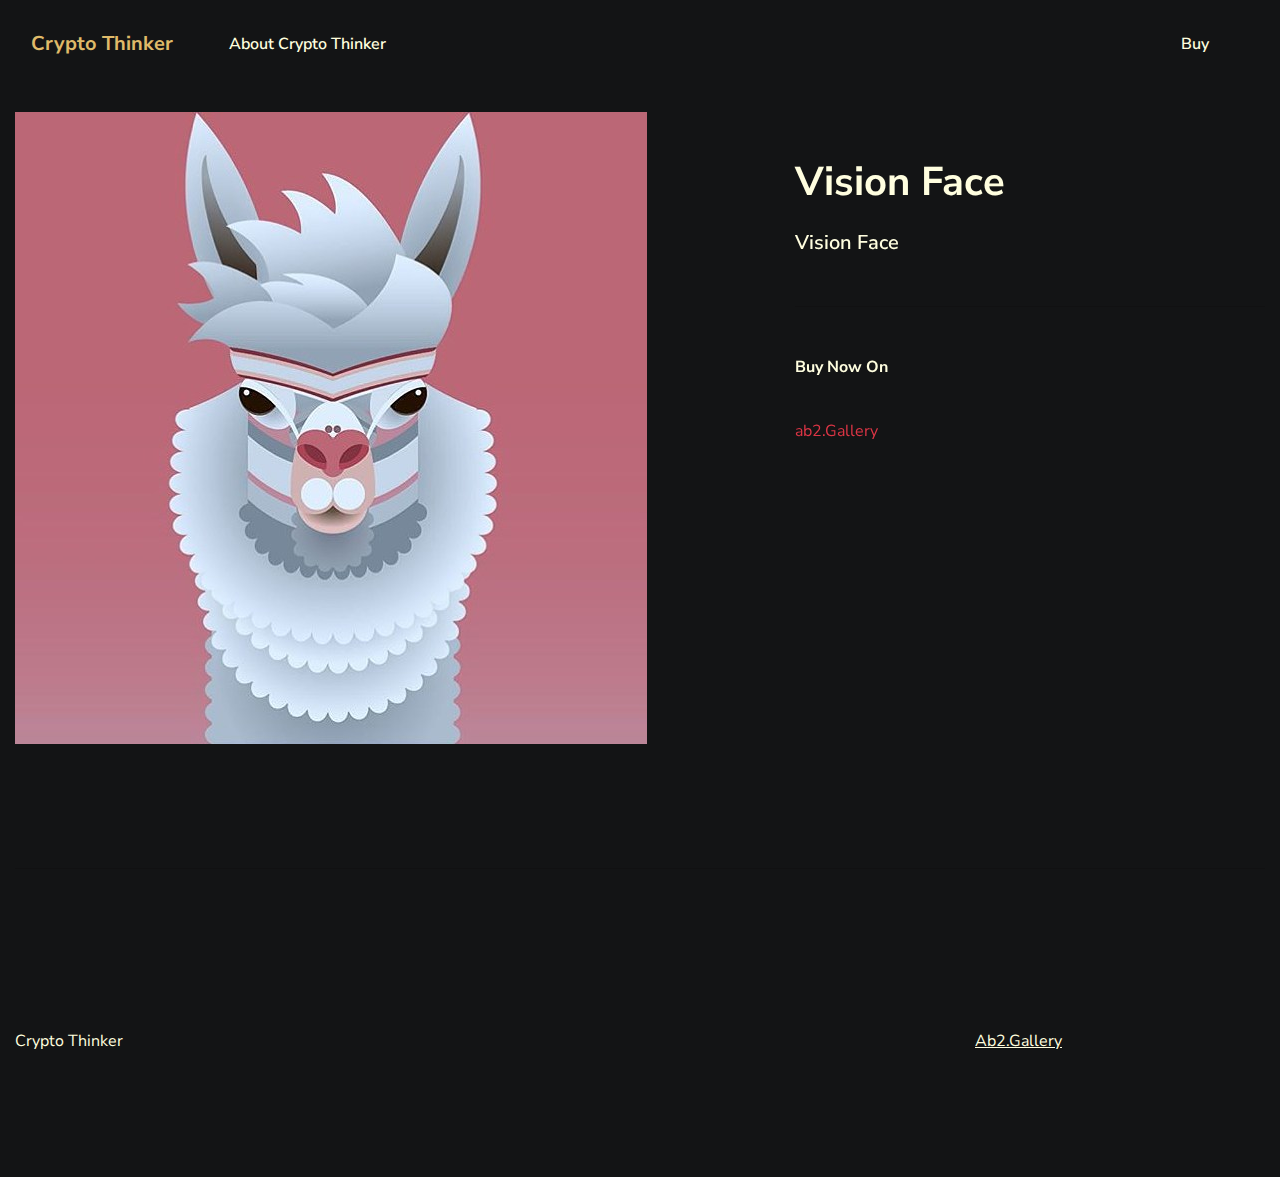
<file: project3.html>
<!DOCTYPE html>
<html lang="en">

<head>
    <meta charset="utf-8">
    <meta name="viewport" content="width=device-width, initial-scale=1, shrink-to-fit=no">
    <meta http-equiv="X-UA-Compatible" content="ie=edge">
    <meta name="description" content="Free minimal portfolio web site template,minmal portfolio,porfolio,bootstrap template,html template,photography " />
    <title>Home</title>
    <link href="https://fonts.googleapis.com/css?family=Nunito+Sans:300,400,600,700,800,900&display=swap" rel="stylesheet">
    <!-- build:css -->
    <link rel="stylesheet" href="assets/vendor/css/font-awesome5.css">
    <link rel="stylesheet" href="assets/css/main.css">
    <!-- endbuild -->
    <link rel="stylesheet" href="assets/css/rtl.css">
</head>
<body>
    <div class="nav-main">
            <div class="container">
                <nav class="navbar navbar-expand-lg navbar-light">
                    <a class="navbar-brand font-weight-bold" href="index.html">Crypto Thinker</a>
                    <button class="navbar-toggler" type="button" data-toggle="collapse" data-target="#navbarNav" aria-controls="navbarNav" aria-expanded="false" aria-label="Toggle navigation">
                        <span class="navbar-toggler-icon"></span>
                    </button>
                    <div class="collapse navbar-collapse" id="navbarNav">
                        <ul class="navbar-nav">
                            <li class="nav-item">
                                <a class="nav-link" href="about.html">About Crypto Thinker</a>
                            </li>
                        </ul>
    
                        <ul class="navbar-nav ml-auto">
    
    
                            <li class="nav-item">
                                <a class="nav-link" href="https://ab2.gallery/address/7EQW23LDFQ52653RUKJHJXLSIRRFCUMGGIFZKBQ7STURHFQETOXYR4KZ6I">Buy</a>
                            </li>
                        </ul>
                    </div>
                </nav>
                <!--end:Nav -->
            </div>
        </div>    <main role="main">
        
                <section class="pt-4">
                    <div class="container">
                        <div class="row">
                            <div class="col-md-7">
                                <div class="project-sidebar">
                                    <!-- Place your project images here -->
                                    <figure><img src="./assets/img/image5.jpg" alt="" class="img-fluid"></figure>
                                    <!-- <figure><img src="./assets/img/photo-1558118720-fa5cdebe6b3a.jpg" alt="" class="img-fluid"></figure> -->
                                    <!-- <figure><img src="./assets/img/photo-1558180702-95f1c3ae2ca3.jpg" alt="" class="img-fluid"></figure> -->
                                    <!-- <figure><img src="./assets/img/photo-1557941760-987c3f403d5a.jpg" alt="" class="img-fluid"> </figure> -->
                                </div>
                            </div>
                            <!-- end:col -->
                            <div class="col-md-5 pl-lg-5 pl-md-5">
                                <div class="sticky-top pt-5">
                                    <h1>
                                        Vision Face
                                    </h1>
                                    <p class="lead mt-4">Vision Face</p>
                                    <hr class="mt-5">
                                    <div class="row mt-5">
                                    <div class="col-md-6">
                                        <p><strong>Buy Now On</strong>
                                        </p>
        								<br><a href="https://ab2.gallery/address/7EQW23LDFQ52653RUKJHJXLSIRRFCUMGGIFZKBQ7STURHFQETOXYR4KZ6I">ab2.Gallery</a>
                                        <!-- <p><strong>IVY UNIVERSITY</strong> -->
                                            <!-- <br>B.A., Film &amp; Music, 1994 -->
                                        <!-- </p> -->
                                    </div>
                                    <!-- <div class="col-md-6"> -->
                                        <!-- <p><strong>Associations</strong> -->
                                            <!-- <br> -->
                                        <!-- <p>• ABCD Bar Association, Member -->
                                            <!-- <br>• IP Law for Creatives Association, Member-at-Large -->
                                            <!-- <br>• Civil Rights Conservation, Secretary -->
                                        <!-- </p> -->
                                    <!-- </div> -->
                                </div>
                                    <!-- end:col -->
                                </div>
                            </div>
                        </div>
                        <!-- end:row -->
                        <hr class="mt-5">
                    </div>
                </section>
         
    </main>
    <footer class="position-relative">
            <div class="container">
                <div class="row">
    
                    <div class="col-lg-auto mt-4">
                        <p class="mb-4">Crypto Thinker</p>
                    </div>
                   <!-- <div class="col-lg-3 mt-4 ml-auto">
                        <p>dayy GmbH
                            <br> sarajevska. 32
                            <br> 71000 sarajevo
                            <br> fbih
                        </p>
                            <a href="mailto:hi@yourdomain.com"><span style="text-decoration: underline;">hi@sharebootstrap.com</span></a>
                    </div>!-->
                    <div class="col-lg-3 mt-4 ml-auto">
                        <ul class="list-unstyled footer-link">
                            <li><a href="https://ab2.gallery/address/7EQW23LDFQ52653RUKJHJXLSIRRFCUMGGIFZKBQ7STURHFQETOXYR4KZ6I">Ab2.Gallery</a></li>
                            <!-- <li><a href="#">facebook</a></li> -->
                            <!-- <li><a href="#">twitter</a></li> -->
                        </ul>
                    </div>
                    <!-- <div class="col-lg-auto ml-lg-auto mt-4"> -->
                        <!-- <ul class="list-unstyled footer-link"> -->
                            <!-- <li><a href="#">instagram</a></li> -->
                            <!-- <li><a href="#">facebook</a></li> -->
                            <!-- <li><a href="#">twitter</a></li> -->
                            <!-- Please note.You are not allowed to remove credit link.Please respect that. -->
                            <!-- <li><a href="https://sharebootstrap.com">dev by sharebootstrap</a></li> -->
                        <!-- </ul> -->
                    <!-- </div> -->
                </div>
                <!--/.row-->
            </div>
            <!--/.container-->
        </footer>
    	<script src="assets/vendor/js/jquery.js"></script>
    <script src="assets/vendor/js/popper.js"></script>
    <script src="assets/vendor/js/bootstrap.js"></script>
    <script src="assets/vendor/js/isotope.pkgd.min.js"></script>
    <script src="assets/vendor/js/jquery.easing.min.js"></script>
    <script src="assets/js/custom.js"></script></body>
</html>
</file>
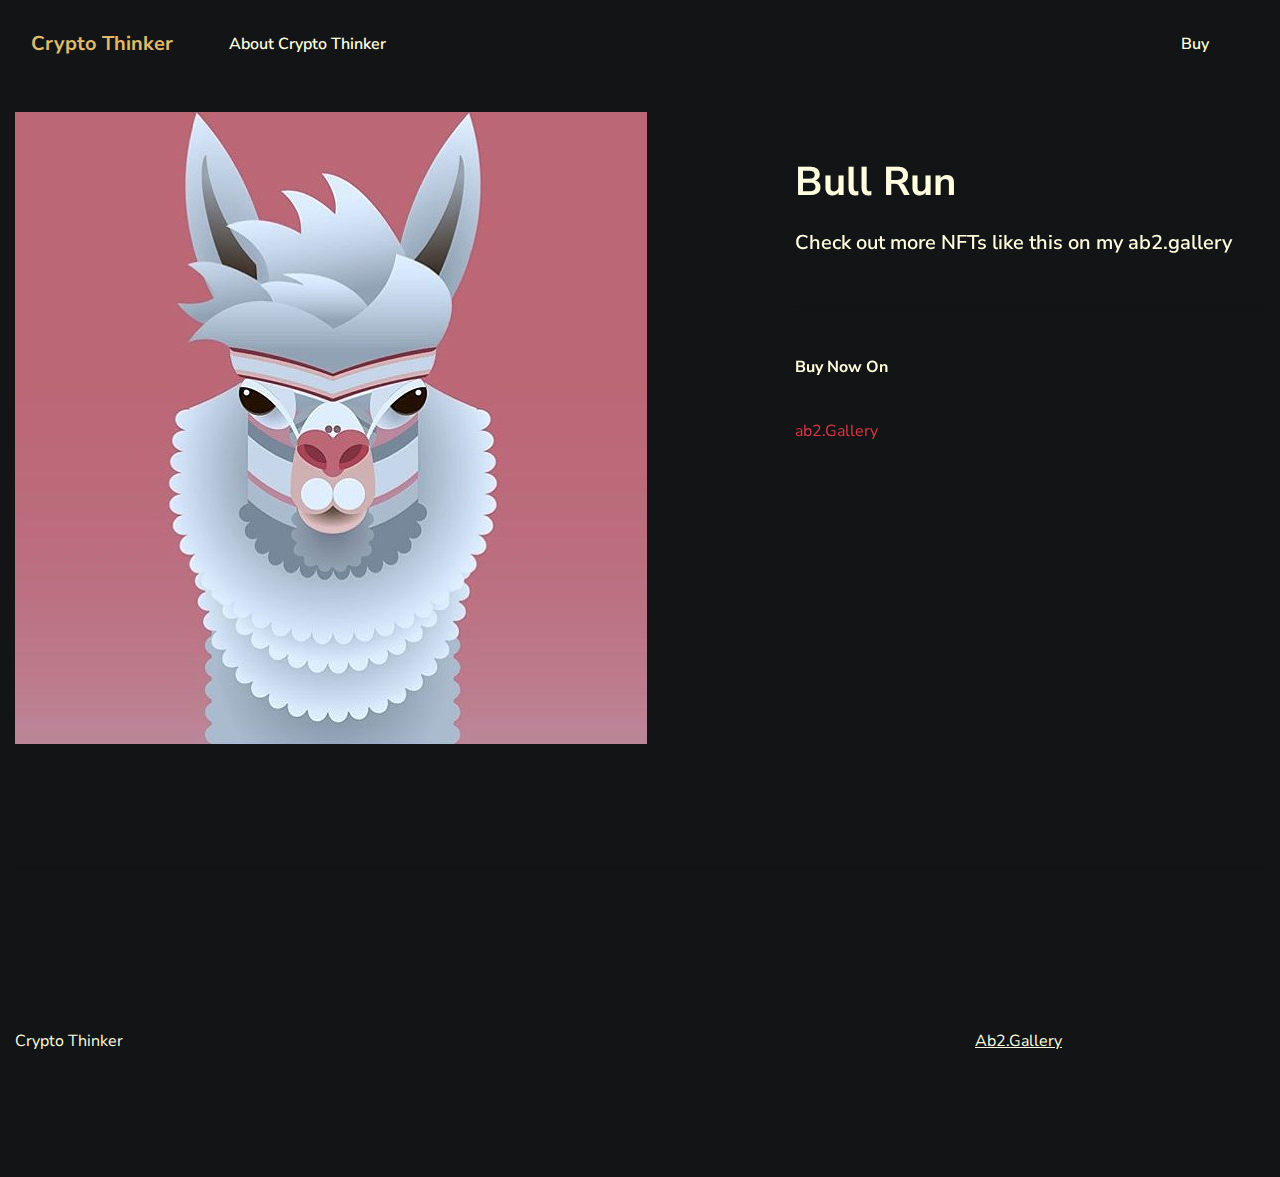
<file: project4.html>
<!DOCTYPE html>
<html lang="en">

<head>
    <meta charset="utf-8">
    <meta name="viewport" content="width=device-width, initial-scale=1, shrink-to-fit=no">
    <meta http-equiv="X-UA-Compatible" content="ie=edge">
    <meta name="description" content="Free minimal portfolio web site template,minmal portfolio,porfolio,bootstrap template,html template,photography " />
    <title>Home</title>
    <link href="https://fonts.googleapis.com/css?family=Nunito+Sans:300,400,600,700,800,900&display=swap" rel="stylesheet">
    <!-- build:css -->
    <link rel="stylesheet" href="assets/vendor/css/font-awesome5.css">
    <link rel="stylesheet" href="assets/css/main.css">
    <!-- endbuild -->
    <link rel="stylesheet" href="assets/css/rtl.css">
</head>
<body>
    <div class="nav-main">
            <div class="container">
                <nav class="navbar navbar-expand-lg navbar-light">
                    <a class="navbar-brand font-weight-bold" href="index.html">Crypto Thinker</a>
                    <button class="navbar-toggler" type="button" data-toggle="collapse" data-target="#navbarNav" aria-controls="navbarNav" aria-expanded="false" aria-label="Toggle navigation">
                        <span class="navbar-toggler-icon"></span>
                    </button>
                    <div class="collapse navbar-collapse" id="navbarNav">
                        <ul class="navbar-nav">
                            <li class="nav-item">
                                <a class="nav-link" href="about.html">About Crypto Thinker</a>
                            </li>
                        </ul>
    
                        <ul class="navbar-nav ml-auto">
    
    
                            <li class="nav-item">
                                <a class="nav-link" href="https://ab2.gallery/address/7EQW23LDFQ52653RUKJHJXLSIRRFCUMGGIFZKBQ7STURHFQETOXYR4KZ6I">Buy</a>
                            </li>
                        </ul>
                    </div>
                </nav>
                <!--end:Nav -->
            </div>
        </div>    <main role="main">
        
                <section class="pt-4">
                    <div class="container">
                        <div class="row">
                            <div class="col-md-7">
                                <div class="project-sidebar">
                                    <!-- Place your project images here -->
                                    <figure><img src="./assets/img/image5.jpg" alt="" class="img-fluid"></figure>
                                    <!-- <figure><img src="./assets/img/photo-1558118720-fa5cdebe6b3a.jpg" alt="" class="img-fluid"></figure> -->
                                    <!-- <figure><img src="./assets/img/photo-1558180702-95f1c3ae2ca3.jpg" alt="" class="img-fluid"></figure> -->
                                    <!-- <figure><img src="./assets/img/photo-1557941760-987c3f403d5a.jpg" alt="" class="img-fluid"> </figure> -->
                                </div>
                            </div>
                            <!-- end:col -->
                            <div class="col-md-5 pl-lg-5 pl-md-5">
                                <div class="sticky-top pt-5">
                                    <h1>
                                        Bull Run
                                    </h1>
                                    <p class="lead mt-4">Check out more NFTs like this on my ab2.gallery</p>
                                    <hr class="mt-5">
                                    <div class="row mt-5">
                                    <div class="col-md-6">
                                        <p><strong>Buy Now On</strong>
                                        </p>
        								<br><a href="https://ab2.gallery/address/7EQW23LDFQ52653RUKJHJXLSIRRFCUMGGIFZKBQ7STURHFQETOXYR4KZ6I">ab2.Gallery</a>
                                        <!-- <p><strong>IVY UNIVERSITY</strong> -->
                                            <!-- <br>B.A., Film &amp; Music, 1994 -->
                                        <!-- </p> -->
                                    </div>
                                    <!-- <div class="col-md-6"> -->
                                        <!-- <p><strong>Associations</strong> -->
                                            <!-- <br> -->
                                        <!-- <p>• ABCD Bar Association, Member -->
                                            <!-- <br>• IP Law for Creatives Association, Member-at-Large -->
                                            <!-- <br>• Civil Rights Conservation, Secretary -->
                                        <!-- </p> -->
                                    <!-- </div> -->
                                </div>
                                    <!-- end:col -->
                                </div>
                            </div>
                        </div>
                        <!-- end:row -->
                        <hr class="mt-5">
                    </div>
                </section>
         
    </main>
    <footer class="position-relative">
            <div class="container">
                <div class="row">
    
                    <div class="col-lg-auto mt-4">
                        <p class="mb-4">Crypto Thinker</p>
                    </div>
                   <!-- <div class="col-lg-3 mt-4 ml-auto">
                        <p>dayy GmbH
                            <br> sarajevska. 32
                            <br> 71000 sarajevo
                            <br> fbih
                        </p>
                            <a href="mailto:hi@yourdomain.com"><span style="text-decoration: underline;">hi@sharebootstrap.com</span></a>
                    </div>!-->
                    <div class="col-lg-3 mt-4 ml-auto">
                        <ul class="list-unstyled footer-link">
                            <li><a href="https://ab2.gallery/address/7EQW23LDFQ52653RUKJHJXLSIRRFCUMGGIFZKBQ7STURHFQETOXYR4KZ6I">Ab2.Gallery</a></li>
                            <!-- <li><a href="#">facebook</a></li> -->
                            <!-- <li><a href="#">twitter</a></li> -->
                        </ul>
                    </div>
                    <!-- <div class="col-lg-auto ml-lg-auto mt-4"> -->
                        <!-- <ul class="list-unstyled footer-link"> -->
                            <!-- <li><a href="#">instagram</a></li> -->
                            <!-- <li><a href="#">facebook</a></li> -->
                            <!-- <li><a href="#">twitter</a></li> -->
                            <!-- Please note.You are not allowed to remove credit link.Please respect that. -->
                            <!-- <li><a href="https://sharebootstrap.com">dev by sharebootstrap</a></li> -->
                        <!-- </ul> -->
                    <!-- </div> -->
                </div>
                <!--/.row-->
            </div>
            <!--/.container-->
        </footer>
    	<script src="assets/vendor/js/jquery.js"></script>
    <script src="assets/vendor/js/popper.js"></script>
    <script src="assets/vendor/js/bootstrap.js"></script>
    <script src="assets/vendor/js/isotope.pkgd.min.js"></script>
    <script src="assets/vendor/js/jquery.easing.min.js"></script>
    <script src="assets/js/custom.js"></script></body>
</html>
</file>
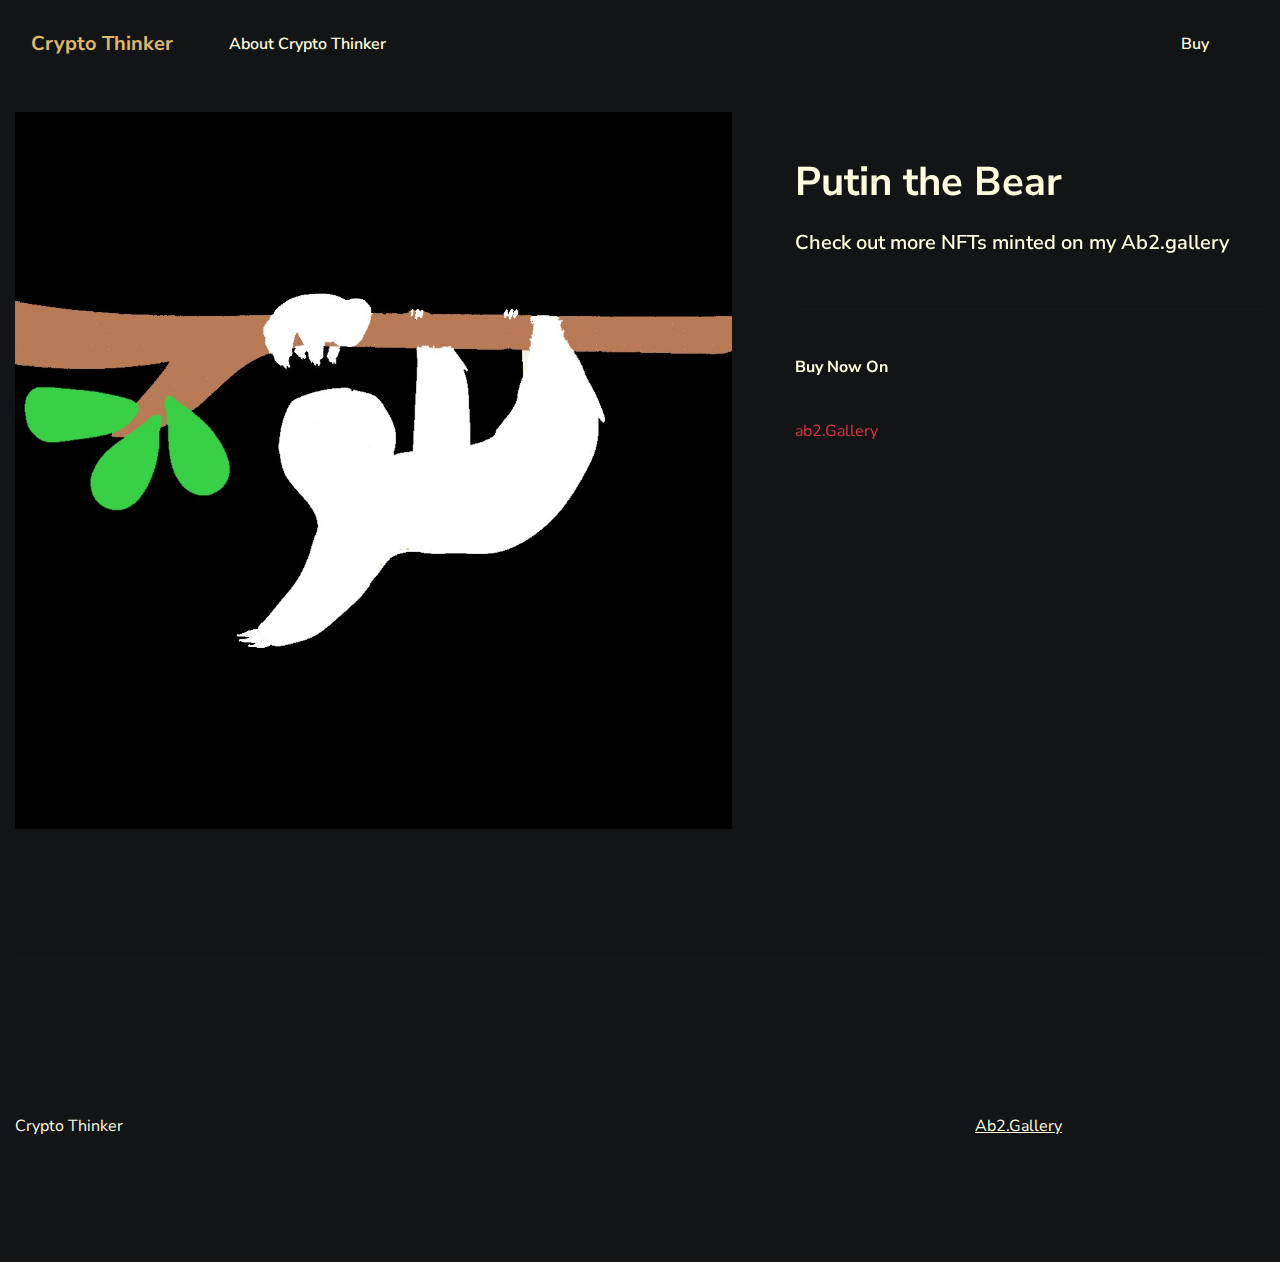
<file: project5.html>
<!DOCTYPE html>
<html lang="en">

<head>
    <meta charset="utf-8">
    <meta name="viewport" content="width=device-width, initial-scale=1, shrink-to-fit=no">
    <meta http-equiv="X-UA-Compatible" content="ie=edge">
    <meta name="description" content="Free minimal portfolio web site template,minmal portfolio,porfolio,bootstrap template,html template,photography " />
    <title>Home</title>
    <link href="https://fonts.googleapis.com/css?family=Nunito+Sans:300,400,600,700,800,900&display=swap" rel="stylesheet">
    <!-- build:css -->
    <link rel="stylesheet" href="assets/vendor/css/font-awesome5.css">
    <link rel="stylesheet" href="assets/css/main.css">
    <!-- endbuild -->
    <link rel="stylesheet" href="assets/css/rtl.css">
</head>
<body>
    <div class="nav-main">
            <div class="container">
                <nav class="navbar navbar-expand-lg navbar-light">
                    <a class="navbar-brand font-weight-bold" href="index.html">Crypto Thinker</a>
                    <button class="navbar-toggler" type="button" data-toggle="collapse" data-target="#navbarNav" aria-controls="navbarNav" aria-expanded="false" aria-label="Toggle navigation">
                        <span class="navbar-toggler-icon"></span>
                    </button>
                    <div class="collapse navbar-collapse" id="navbarNav">
                        <ul class="navbar-nav">
                            <li class="nav-item">
                                <a class="nav-link" href="about.html">About Crypto Thinker</a>
                            </li>
                        </ul>
    
                        <ul class="navbar-nav ml-auto">
    
    
                            <li class="nav-item">
                                <a class="nav-link" href="https://ab2.gallery/address/7EQW23LDFQ52653RUKJHJXLSIRRFCUMGGIFZKBQ7STURHFQETOXYR4KZ6I">Buy</a>
                            </li>
                        </ul>
                    </div>
                </nav>
                <!--end:Nav -->
            </div>
        </div>    <main role="main">
        
                <section class="pt-4">
                    <div class="container">
                        <div class="row">
                            <div class="col-md-7">
                                <div class="project-sidebar">
                                    <!-- Place your project images here -->
                                    <figure><img src="./assets/img/image6.jpg" alt="" class="img-fluid"></figure>
                                    <!-- <figure><img src="./assets/img/photo-1558118720-fa5cdebe6b3a.jpg" alt="" class="img-fluid"></figure> -->
                                    <!-- <figure><img src="./assets/img/photo-1558180702-95f1c3ae2ca3.jpg" alt="" class="img-fluid"></figure> -->
                                    <!-- <figure><img src="./assets/img/photo-1557941760-987c3f403d5a.jpg" alt="" class="img-fluid"> </figure> -->
                                </div>
                            </div>
                            <!-- end:col -->
                            <div class="col-md-5 pl-lg-5 pl-md-5">
                                <div class="sticky-top pt-5">
                                    <h1>
                                        Putin the Bear
                                    </h1>
                                    <p class="lead mt-4">Check out more NFTs minted on my Ab2.gallery</p>
                                    <hr class="mt-5">
                                    <div class="row mt-5">
                                    <div class="col-md-6">
                                        <p><strong>Buy Now On</strong>
                                        </p>
        								<br><a href="https://ab2.gallery/address/7EQW23LDFQ52653RUKJHJXLSIRRFCUMGGIFZKBQ7STURHFQETOXYR4KZ6I">ab2.Gallery</a>
                                        <!-- <p><strong>IVY UNIVERSITY</strong> -->
                                            <!-- <br>B.A., Film &amp; Music, 1994 -->
                                        <!-- </p> -->
                                    </div>
                                    <!-- <div class="col-md-6"> -->
                                        <!-- <p><strong>Associations</strong> -->
                                            <!-- <br> -->
                                        <!-- <p>• ABCD Bar Association, Member -->
                                            <!-- <br>• IP Law for Creatives Association, Member-at-Large -->
                                            <!-- <br>• Civil Rights Conservation, Secretary -->
                                        <!-- </p> -->
                                    <!-- </div> -->
                                </div>
                                    <!-- end:col -->
                                </div>
                            </div>
                        </div>
                        <!-- end:row -->
                        <hr class="mt-5">
                    </div>
                </section>
        
    </main>
    <footer class="position-relative">
            <div class="container">
                <div class="row">
    
                    <div class="col-lg-auto mt-4">
                        <p class="mb-4">Crypto Thinker</p>
                    </div>
                   <!-- <div class="col-lg-3 mt-4 ml-auto">
                        <p>dayy GmbH
                            <br> sarajevska. 32
                            <br> 71000 sarajevo
                            <br> fbih
                        </p>
                            <a href="mailto:hi@yourdomain.com"><span style="text-decoration: underline;">hi@sharebootstrap.com</span></a>
                    </div>!-->
                    <div class="col-lg-3 mt-4 ml-auto">
                        <ul class="list-unstyled footer-link">
                            <li><a href="https://ab2.gallery/address/7EQW23LDFQ52653RUKJHJXLSIRRFCUMGGIFZKBQ7STURHFQETOXYR4KZ6I">Ab2.Gallery</a></li>
                            <!-- <li><a href="#">facebook</a></li> -->
                            <!-- <li><a href="#">twitter</a></li> -->
                        </ul>
                    </div>
                    <!-- <div class="col-lg-auto ml-lg-auto mt-4"> -->
                        <!-- <ul class="list-unstyled footer-link"> -->
                            <!-- <li><a href="#">instagram</a></li> -->
                            <!-- <li><a href="#">facebook</a></li> -->
                            <!-- <li><a href="#">twitter</a></li> -->
                            <!-- Please note.You are not allowed to remove credit link.Please respect that. -->
                            <!-- <li><a href="https://sharebootstrap.com">dev by sharebootstrap</a></li> -->
                        <!-- </ul> -->
                    <!-- </div> -->
                </div>
                <!--/.row-->
            </div>
            <!--/.container-->
        </footer>
    	<script src="assets/vendor/js/jquery.js"></script>
    <script src="assets/vendor/js/popper.js"></script>
    <script src="assets/vendor/js/bootstrap.js"></script>
    <script src="assets/vendor/js/isotope.pkgd.min.js"></script>
    <script src="assets/vendor/js/jquery.easing.min.js"></script>
    <script src="assets/js/custom.js"></script></body>
</html>
</file>
<file: assets/css/rtl.css>
/* line 5, src/assets/scss/rtl.scss */
.jumbotron {
  direction: ltr;
  text-align: left;
  margin: 0 2em 0 1em;
  padding-right: 1em;
  margin: 0 !important;
}

/*# sourceMappingURL=../../../scss */
</file>
